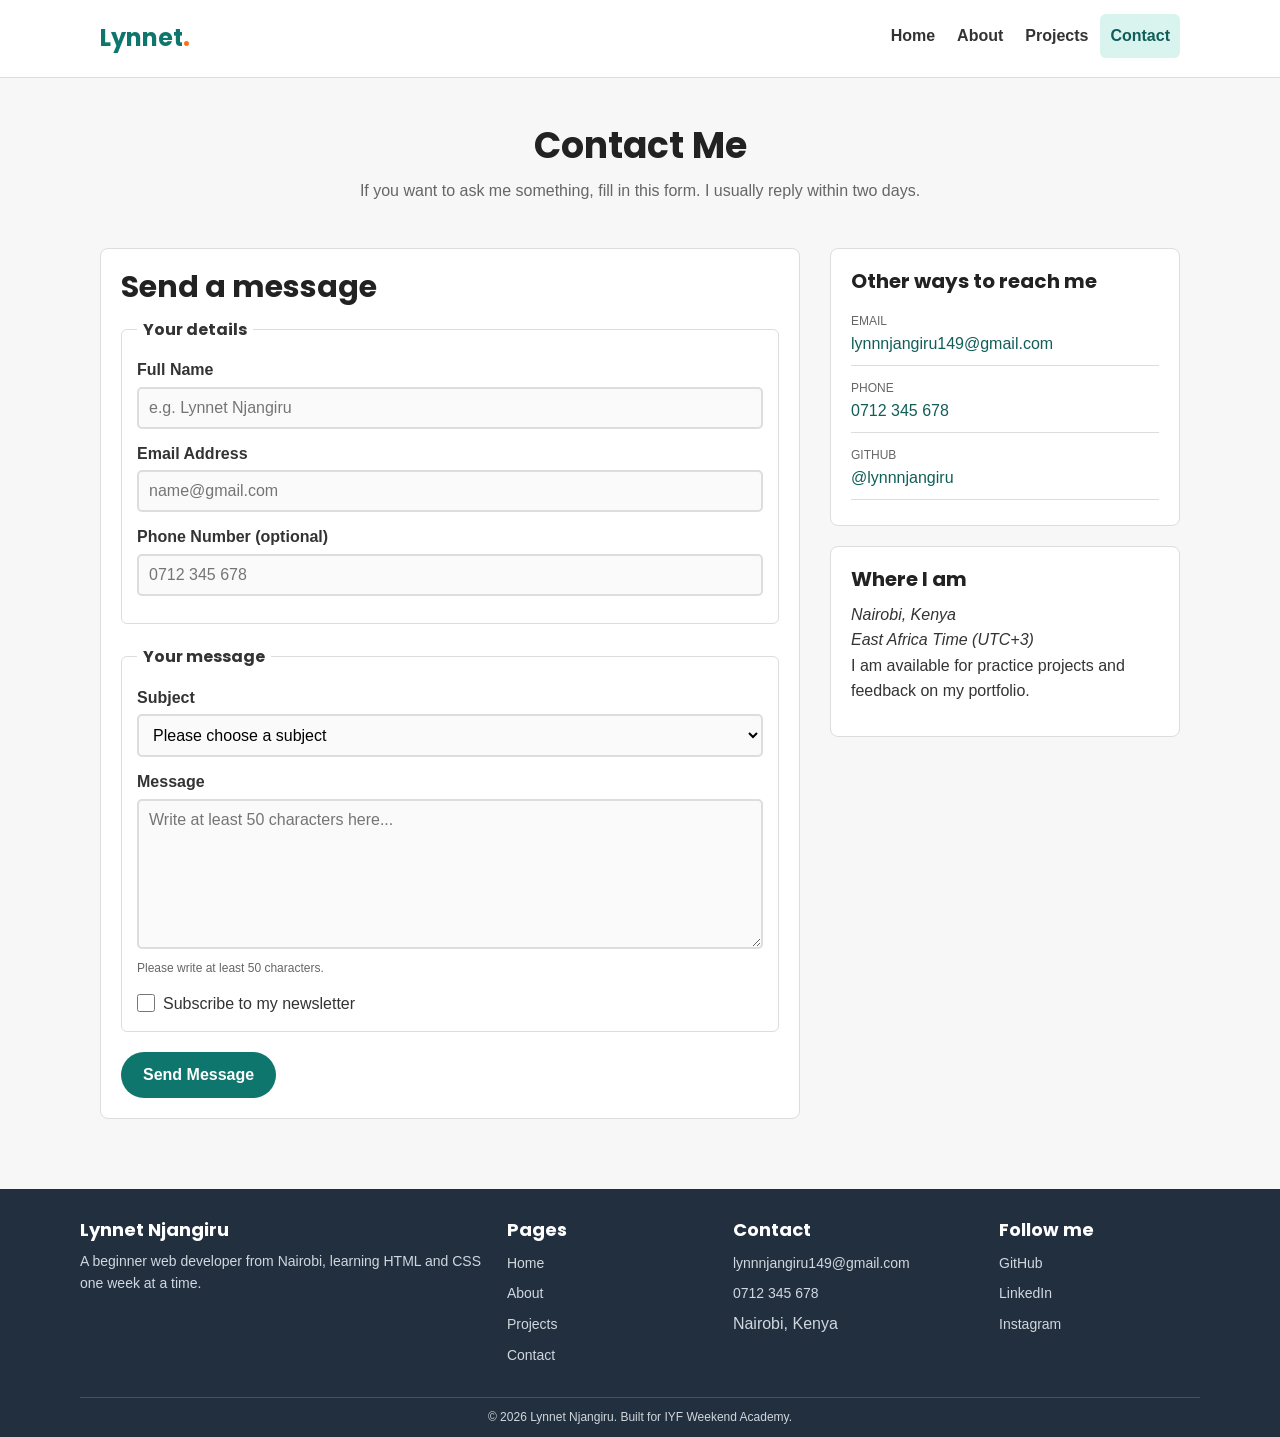
<file: contact.html>
<!DOCTYPE html>
<html lang="en">
<head>
    <meta charset="UTF-8">
    <meta name="viewport" content="width=device-width, initial-scale=1.0">
    <title>Lynnet Njangiru - Contact</title>

    <link rel="preconnect" href="https://fonts.googleapis.com">
    <link rel="preconnect" href="https://fonts.gstatic.com" crossorigin>
    <link href="https://fonts.googleapis.com/css2?family=Poppins:wght@400;600;700&display=swap" rel="stylesheet">

    <link rel="stylesheet" href="styles.css">
</head>
<body>

    <header class="site-header">
        <div class="header-inner">
            <a class="logo" href="index.html">Lynnet<span>.</span></a>

            <input type="checkbox" id="menu-toggle" class="menu-toggle">
            <label for="menu-toggle" class="menu-button">&#9776; Menu</label>

            <nav class="site-nav" aria-label="Main navigation">
                <ul>
                    <li><a href="index.html">Home</a></li>
                    <li><a href="about.html">About</a></li>
                    <li><a href="projects.html">Projects</a></li>
                    <li><a href="contact.html" class="active">Contact</a></li>
                </ul>
            </nav>
        </div>
    </header>

    <main id="main-content">

        <section class="page-header">
            <h1>Contact Me</h1>
            <p>
                If you want to ask me something, fill in this form. I usually
                reply within two days.
            </p>
        </section>

        <section class="section">
            <div class="contact-layout">

                <div class="form-card">
                    <h2 class="section-title">Send a message</h2>

                    <form action="#" method="post">
                        <fieldset>
                            <legend>Your details</legend>

                            <div class="form-field">
                                <label for="full-name">Full Name</label>
                                <input type="text" id="full-name" name="fullName" placeholder="e.g. Lynnet Njangiru" required>
                            </div>

                            <div class="form-field">
                                <label for="email">Email Address</label>
                                <input type="email" id="email" name="email" placeholder="name@gmail.com" required>
                            </div>

                            <div class="form-field">
                                <label for="phone">Phone Number (optional)</label>
                                <input type="tel" id="phone" name="phone" placeholder="0712 345 678">
                            </div>
                        </fieldset>

                        <fieldset>
                            <legend>Your message</legend>

                            <div class="form-field">
                                <label for="subject">Subject</label>
                                <select id="subject" name="subject" required>
                                    <option value="">Please choose a subject</option>
                                    <option value="question">A question about my work</option>
                                    <option value="feedback">Feedback on my website</option>
                                    <option value="hello">Just saying hello</option>
                                </select>
                            </div>

                            <div class="form-field">
                                <label for="message">Message</label>
                                <textarea id="message" name="message" rows="7"
                                    placeholder="Write at least 50 characters here..."
                                    minlength="50" required></textarea>
                                <p class="form-help">Please write at least 50 characters.</p>
                            </div>

                            <div class="checkbox-field">
                                <input type="checkbox" id="newsletter" name="newsletter">
                                <label for="newsletter">Subscribe to my newsletter</label>
                            </div>
                        </fieldset>

                        <button class="button" type="submit">Send Message</button>
                    </form>
                </div>

                <aside class="contact-side">
                    <div class="side-card">
                        <h2>Other ways to reach me</h2>
                        <ul class="contact-list">
                            <li>
                                <span>Email</span>
                                <a href="mailto:lynnnjangiru149@gmail.com">lynnnjangiru149@gmail.com</a>
                            </li>
                            <li>
                                <span>Phone</span>
                                <a href="tel:+254712345678">0712 345 678</a>
                            </li>
                            <li>
                                <span>GitHub</span>
                                <a href="https://github.com/lynnnjangiru">@lynnnjangiru</a>
                            </li>
                        </ul>
                    </div>

                    <div class="side-card">
                        <h2>Where I am</h2>
                        <address>
                            Nairobi, Kenya<br>
                            East Africa Time (UTC+3)
                        </address>
                        <p>
                            I am available for practice projects and feedback on
                            my portfolio.
                        </p>
                    </div>
                </aside>

            </div>
        </section>

    </main>

    <footer class="site-footer">
        <div class="footer-columns">
            <div>
                <h2 class="footer-title">Lynnet Njangiru</h2>
                <p>
                    A beginner web developer from Nairobi, learning HTML and CSS
                    one week at a time.
                </p>
            </div>

            <div>
                <h2 class="footer-title">Pages</h2>
                <ul class="footer-links">
                    <li><a href="index.html">Home</a></li>
                    <li><a href="about.html">About</a></li>
                    <li><a href="projects.html">Projects</a></li>
                    <li><a href="contact.html">Contact</a></li>
                </ul>
            </div>

            <div>
                <h2 class="footer-title">Contact</h2>
                <ul class="footer-links">
                    <li><a href="mailto:lynnnjangiru149@gmail.com">lynnnjangiru149@gmail.com</a></li>
                    <li><a href="tel:+254712345678">0712 345 678</a></li>
                    <li>Nairobi, Kenya</li>
                </ul>
            </div>

            <div>
                <h2 class="footer-title">Follow me</h2>
                <ul class="footer-links">
                    <li><a href="https://github.com/lynnnjangiru">GitHub</a></li>
                    <li><a href="https://www.linkedin.com">LinkedIn</a></li>
                    <li><a href="https://www.instagram.com">Instagram</a></li>
                </ul>
            </div>
        </div>

        <div class="footer-bottom">
            <p>&copy; 2026 Lynnet Njangiru. Built for IYF Weekend Academy.</p>
        </div>
    </footer>

</body>
</html>
</file>
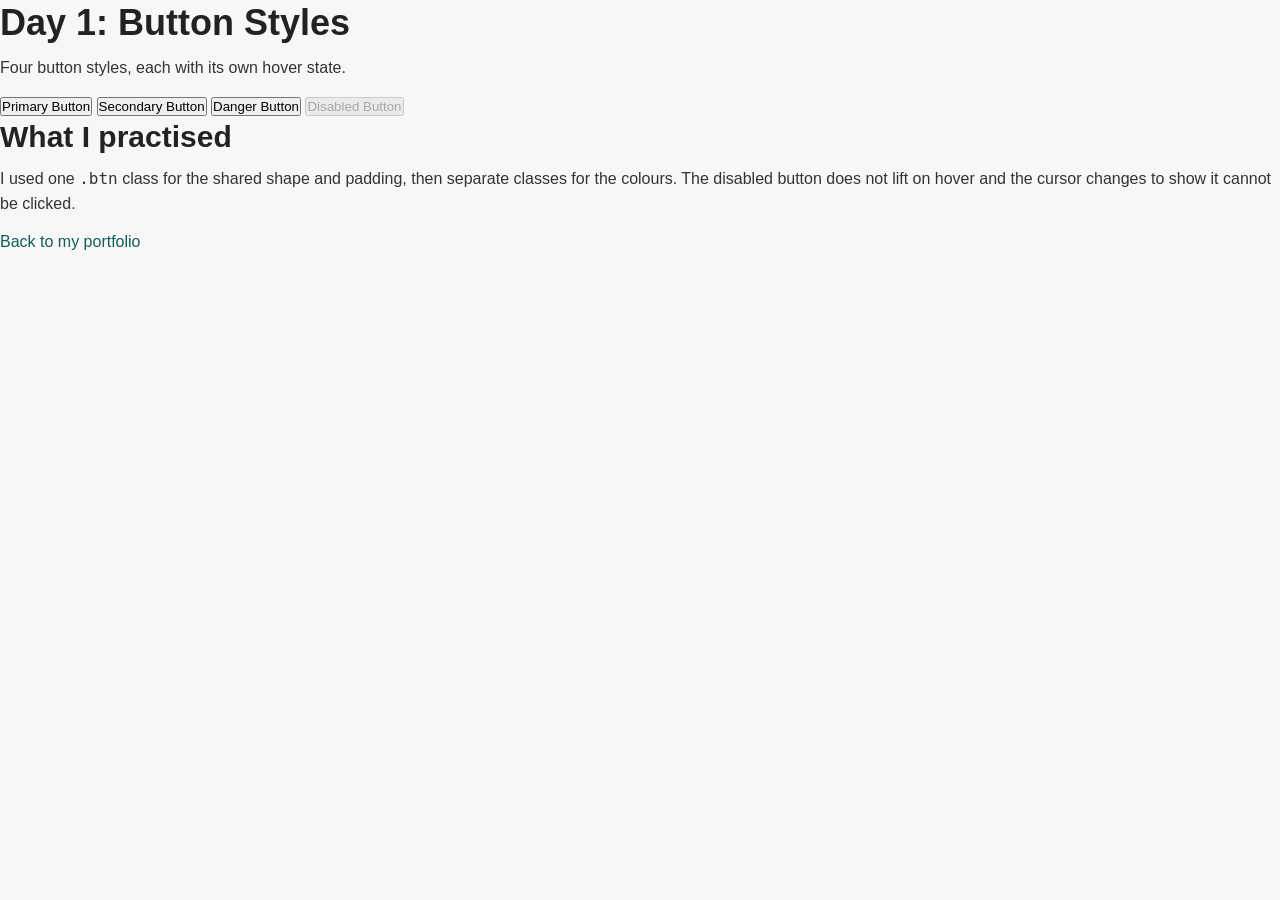
<file: day-1-buttons.html>
<!DOCTYPE html>
<html lang="en">
<head>
    <meta charset="UTF-8">
    <meta name="viewport" content="width=device-width, initial-scale=1.0">
    <title>Daily Challenge 1 - Button Styles</title>
    <link rel="stylesheet" href="styles.css">
</head>
<body>

    <main class="challenge-page">
        <h1>Day 1: Button Styles</h1>
        <p>Four button styles, each with its own hover state.</p>

        <div class="button-row">
            <button class="btn btn-primary" type="button">Primary Button</button>
            <button class="btn btn-secondary" type="button">Secondary Button</button>
            <button class="btn btn-danger" type="button">Danger Button</button>
            <button class="btn btn-disabled" type="button" disabled>Disabled Button</button>
        </div>

        <h2>What I practised</h2>
        <p>
            I used one <code>.btn</code> class for the shared shape and padding,
            then separate classes for the colours. The disabled button does not
            lift on hover and the cursor changes to show it cannot be clicked.
        </p>

        <a class="back-link" href="../index.html">Back to my portfolio</a>
    </main>

</body>
</html>
</file>
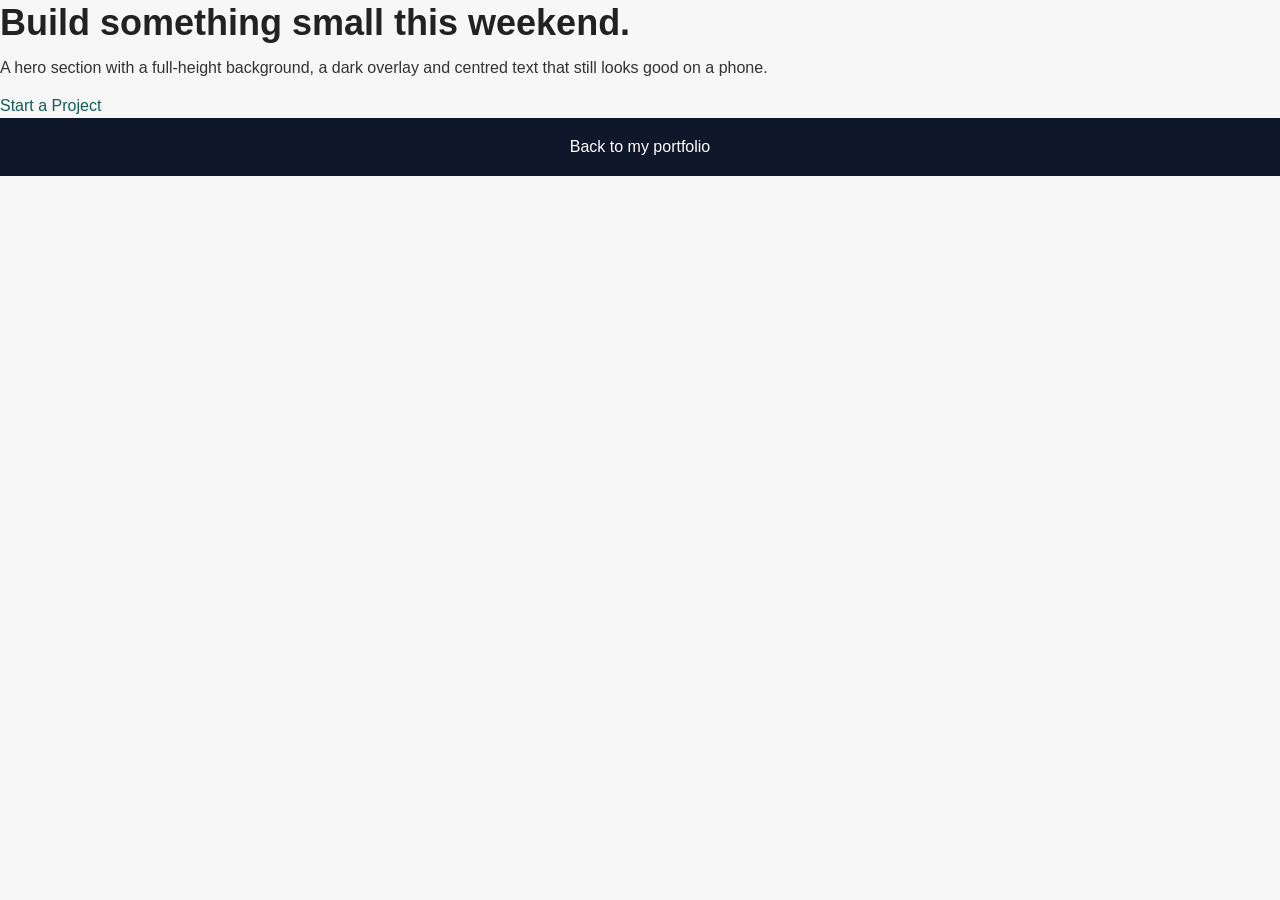
<file: day-3-hero.html>
<!DOCTYPE html>
<html lang="en">
<head>
    <meta charset="UTF-8">
    <meta name="viewport" content="width=device-width, initial-scale=1.0">
    <title>Daily Challenge 3 - Hero Section</title>
    <link rel="stylesheet" href="styles.css">
</head>
<body>

    <section class="hero-demo">
        <div class="hero-content">
            <h1>Build something small this weekend.</h1>
            <p>
                A hero section with a full-height background, a dark overlay and
                centred text that still looks good on a phone.
            </p>
            <a class="hero-button" href="#">Start a Project</a>
        </div>
    </section>

    <a class="back-link" href="../index.html" style="display: block; padding: 16px; background-color: #0f172a; color: #ffffff; text-align: center;">Back to my portfolio</a>

</body>
</html>
</file>
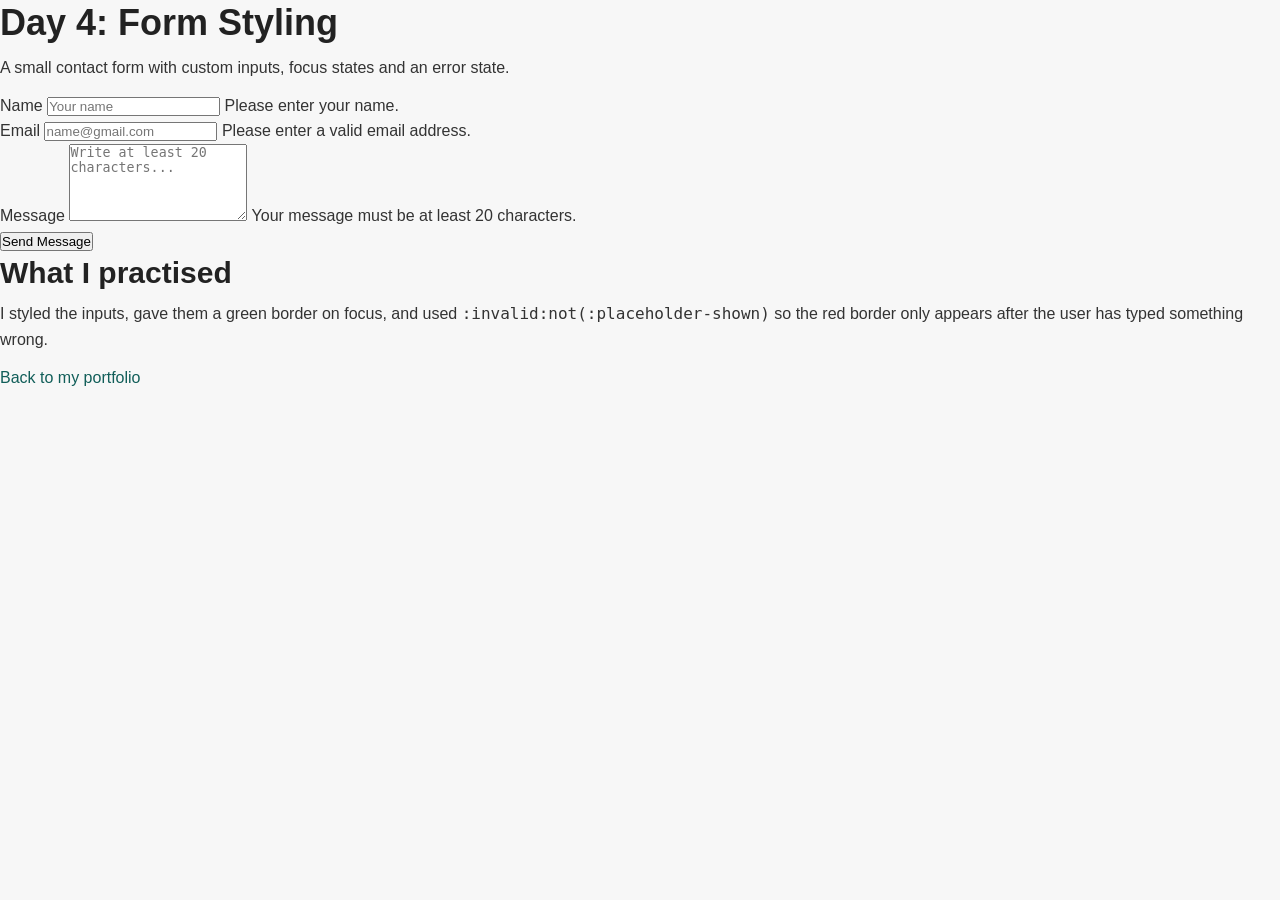
<file: day-4-form.html>
<!DOCTYPE html>
<html lang="en">
<head>
    <meta charset="UTF-8">
    <meta name="viewport" content="width=device-width, initial-scale=1.0">
    <title>Daily Challenge 4 - Form Styling</title>
    <link rel="stylesheet" href="styles.css">
</head>
<body>

    <main class="challenge-page">
        <h1>Day 4: Form Styling</h1>
        <p>A small contact form with custom inputs, focus states and an error state.</p>

        <form class="form-demo" action="#" method="post">
            <div class="field">
                <label for="demo-name">Name</label>
                <input type="text" id="demo-name" name="name" placeholder="Your name" required>
                <span class="error-text">Please enter your name.</span>
            </div>

            <div class="field">
                <label for="demo-email">Email</label>
                <input type="email" id="demo-email" name="email" placeholder="name@gmail.com" required>
                <span class="error-text">Please enter a valid email address.</span>
            </div>

            <div class="field">
                <label for="demo-message">Message</label>
                <textarea id="demo-message" name="message" rows="5" placeholder="Write at least 20 characters..." minlength="20" required></textarea>
                <span class="error-text">Your message must be at least 20 characters.</span>
            </div>

            <button type="submit">Send Message</button>
        </form>

        <h2>What I practised</h2>
        <p>
            I styled the inputs, gave them a green border on focus, and used
            <code>:invalid:not(:placeholder-shown)</code> so the red border only
            appears after the user has typed something wrong.
        </p>

        <a class="back-link" href="../index.html">Back to my portfolio</a>
    </main>

</body>
</html>
</file>
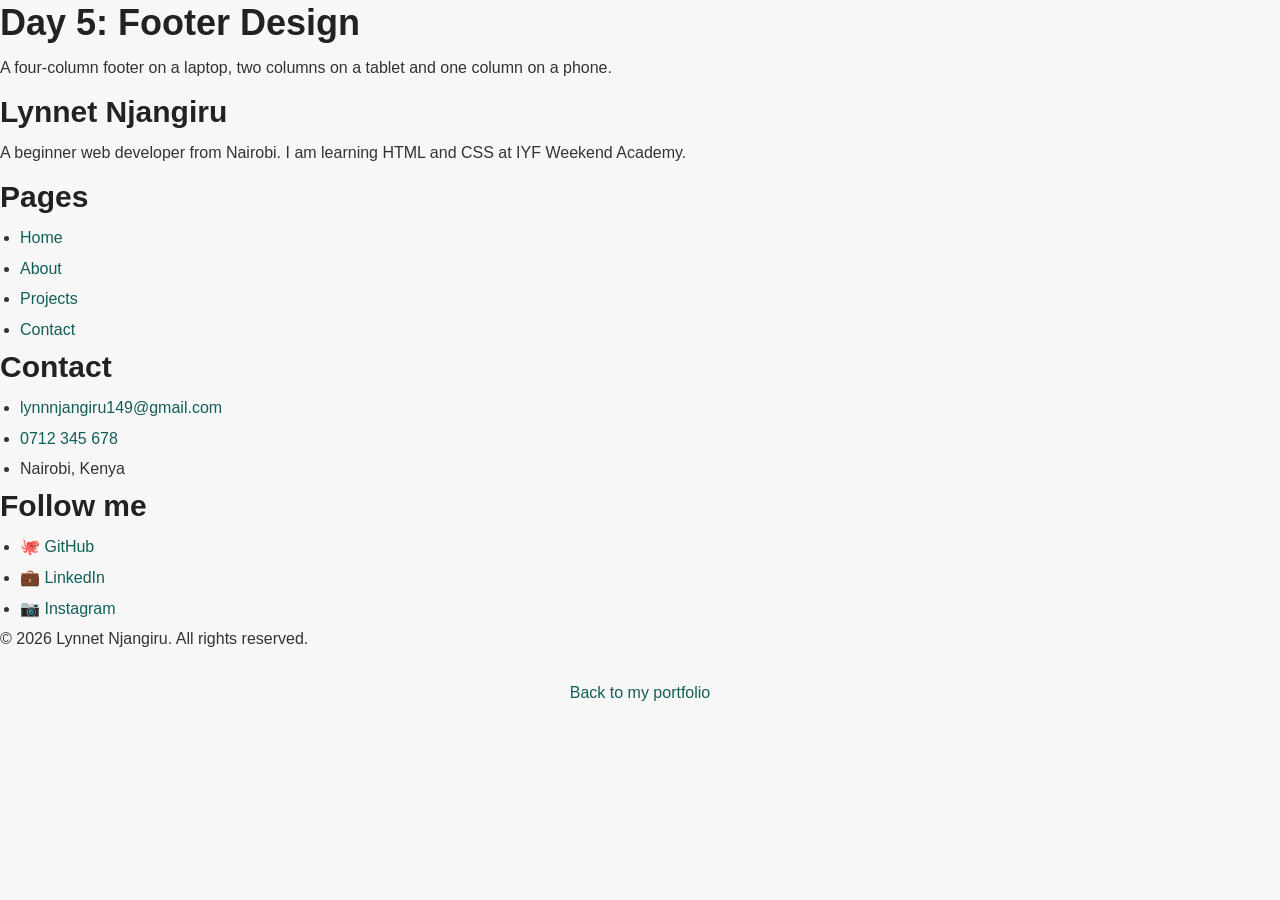
<file: day-5-footer.html>
<!DOCTYPE html>
<html lang="en">
<head>
    <meta charset="UTF-8">
    <meta name="viewport" content="width=device-width, initial-scale=1.0">
    <title>Daily Challenge 5 - Footer Design</title>
    <link rel="stylesheet" href="styles.css">
</head>
<body>

    <main class="challenge-page">
        <h1>Day 5: Footer Design</h1>
        <p>
            A four-column footer on a laptop, two columns on a tablet and one
            column on a phone.
        </p>
    </main>

    <footer class="footer-demo">
        <div class="footer-grid">
            <div class="footer-col">
                <h2>Lynnet Njangiru</h2>
                <p>
                    A beginner web developer from Nairobi. I am learning HTML and
                    CSS at IYF Weekend Academy.
                </p>
            </div>

            <div class="footer-col">
                <h2>Pages</h2>
                <ul>
                    <li><a href="../index.html">Home</a></li>
                    <li><a href="../about.html">About</a></li>
                    <li><a href="../projects.html">Projects</a></li>
                    <li><a href="../contact.html">Contact</a></li>
                </ul>
            </div>

            <div class="footer-col">
                <h2>Contact</h2>
                <ul>
                    <li><a href="mailto:lynnnjangiru149@gmail.com">lynnnjangiru149@gmail.com</a></li>
                    <li><a href="tel:+254712345678">0712 345 678</a></li>
                    <li>Nairobi, Kenya</li>
                </ul>
            </div>

            <div class="footer-col">
                <h2>Follow me</h2>
                <ul>
                    <li><a href="https://github.com/lynnnjangiru">&#128025; GitHub</a></li>
                    <li><a href="https://www.linkedin.com">&#128188; LinkedIn</a></li>
                    <li><a href="https://www.instagram.com">&#128247; Instagram</a></li>
                </ul>
            </div>
        </div>

        <p class="footer-copy">&copy; 2026 Lynnet Njangiru. All rights reserved.</p>
    </footer>

    <p style="text-align: center; padding: 16px;">
        <a class="back-link" href="../index.html">Back to my portfolio</a>
    </p>

</body>
</html>
</file>
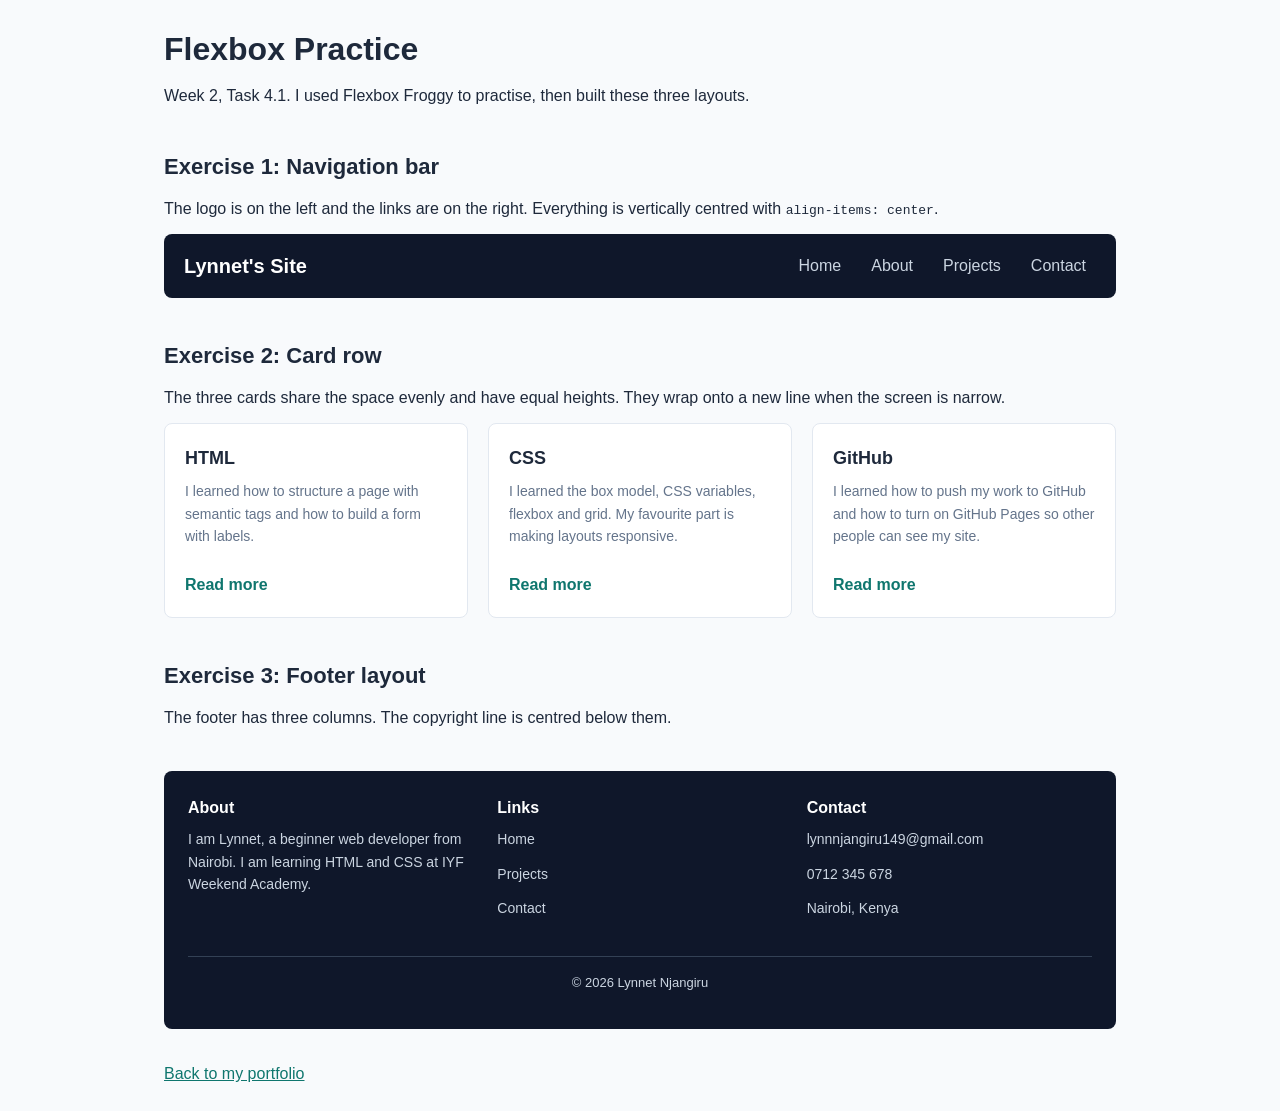
<file: flexbox-practice.html>
<!DOCTYPE html>
<html lang="en">
<head>
    <meta charset="UTF-8">
    <meta name="viewport" content="width=device-width, initial-scale=1.0">
    <title>Flexbox Practice</title>
    <style>
        * {
            margin: 0;
            padding: 0;
            box-sizing: border-box;
        }

        body {
            font-family: Arial, sans-serif;
            line-height: 1.6;
            color: #1e293b;
            background-color: #f8fafc;
        }

        .page {
            max-width: 1000px;
            margin: 0 auto;
            padding: 24px;
        }

        h1 {
            margin-bottom: 8px;
            font-size: 32px;
        }

        h2 {
            margin-top: 40px;
            margin-bottom: 12px;
            font-size: 22px;
        }

        p {
            margin-bottom: 12px;
        }

        /* ---------- Exercise 1: navigation bar ---------- */
        .navbar {
            display: flex;
            flex-wrap: wrap;
            align-items: center;
            justify-content: space-between;
            gap: 12px;
            padding: 16px 20px;
            background-color: #0f172a;
            border-radius: 8px;
        }

        .navbar .brand {
            color: #ffffff;
            font-size: 20px;
            font-weight: bold;
            text-decoration: none;
        }

        .nav-links {
            display: flex;
            flex-wrap: wrap;
            align-items: center;
            gap: 10px;
            list-style: none;
        }

        .nav-links a {
            padding: 6px 10px;
            border-radius: 4px;
            color: #cbd5e1;
            text-decoration: none;
        }

        .nav-links a:hover {
            background-color: #334155;
            color: #ffffff;
        }

        /* ---------- Exercise 2: card row ---------- */
        .card-row {
            display: flex;
            flex-wrap: wrap;
            gap: 20px;
            margin-top: 12px;
        }

        .card {
            /* flex: 1 makes the cards share the row evenly */
            flex: 1 1 240px;
            display: flex;
            flex-direction: column;
            padding: 20px;
            background-color: #ffffff;
            border: 1px solid #e2e8f0;
            border-radius: 8px;
        }

        .card h3 {
            margin-bottom: 8px;
            font-size: 18px;
        }

        .card p {
            color: #64748b;
            font-size: 14px;
        }

        .card a {
            margin-top: auto;
            padding-top: 12px;
            color: #0f766e;
            font-weight: bold;
            text-decoration: none;
        }

        /* ---------- Exercise 3: footer ---------- */
        .footer {
            margin-top: 40px;
            padding: 24px;
            background-color: #0f172a;
            color: #cbd5e1;
            border-radius: 8px;
        }

        .footer-columns {
            display: flex;
            flex-wrap: wrap;
            gap: 24px;
        }

        .footer-column {
            flex: 1 1 200px;
        }

        .footer-column h3 {
            margin-bottom: 8px;
            color: #ffffff;
            font-size: 16px;
        }

        .footer-column p,
        .footer-column a {
            color: #cbd5e1;
            font-size: 14px;
            text-decoration: none;
        }

        .footer-column a:hover {
            color: #ffffff;
            text-decoration: underline;
        }

        .copyright {
            margin-top: 24px;
            padding-top: 16px;
            border-top: 1px solid #334155;
            text-align: center;
            font-size: 13px;
        }

        .back-link {
            display: inline-block;
            margin-top: 32px;
            color: #0f766e;
        }
    </style>
</head>
<body>

    <div class="page">
        <h1>Flexbox Practice</h1>
        <p>
            Week 2, Task 4.1. I used Flexbox Froggy to practise, then built these
            three layouts.
        </p>

        <h2>Exercise 1: Navigation bar</h2>
        <p>
            The logo is on the left and the links are on the right. Everything is
            vertically centred with <code>align-items: center</code>.
        </p>

        <nav class="navbar" aria-label="Practice navigation">
            <a class="brand" href="#">Lynnet's Site</a>
            <ul class="nav-links">
                <li><a href="#">Home</a></li>
                <li><a href="#">About</a></li>
                <li><a href="#">Projects</a></li>
                <li><a href="#">Contact</a></li>
            </ul>
        </nav>

        <h2>Exercise 2: Card row</h2>
        <p>
            The three cards share the space evenly and have equal heights. They
            wrap onto a new line when the screen is narrow.
        </p>

        <div class="card-row">
            <div class="card">
                <h3>HTML</h3>
                <p>
                    I learned how to structure a page with semantic tags and how
                    to build a form with labels.
                </p>
                <a href="#">Read more</a>
            </div>

            <div class="card">
                <h3>CSS</h3>
                <p>
                    I learned the box model, CSS variables, flexbox and grid. My
                    favourite part is making layouts responsive.
                </p>
                <a href="#">Read more</a>
            </div>

            <div class="card">
                <h3>GitHub</h3>
                <p>
                    I learned how to push my work to GitHub and how to turn on
                    GitHub Pages so other people can see my site.
                </p>
                <a href="#">Read more</a>
            </div>
        </div>

        <h2>Exercise 3: Footer layout</h2>
        <p>
            The footer has three columns. The copyright line is centred below
            them.
        </p>

        <footer class="footer">
            <div class="footer-columns">
                <div class="footer-column">
                    <h3>About</h3>
                    <p>
                        I am Lynnet, a beginner web developer from Nairobi. I am
                        learning HTML and CSS at IYF Weekend Academy.
                    </p>
                </div>

                <div class="footer-column">
                    <h3>Links</h3>
                    <p><a href="#">Home</a></p>
                    <p><a href="#">Projects</a></p>
                    <p><a href="#">Contact</a></p>
                </div>

                <div class="footer-column">
                    <h3>Contact</h3>
                    <p><a href="mailto:lynnnjangiru149@gmail.com">lynnnjangiru149@gmail.com</a></p>
                    <p><a href="tel:+254712345678">0712 345 678</a></p>
                    <p>Nairobi, Kenya</p>
                </div>
            </div>

            <p class="copyright">&copy; 2026 Lynnet Njangiru</p>
        </footer>

        <a class="back-link" href="index.html">Back to my portfolio</a>
    </div>

</body>
</html>
</file>
<file: styles.css>
/* Lynnet Njangiru - Week 2 portfolio styles */

/* Colours and font sizes */
:root {
    --font-xs: 0.75rem;
    --font-sm: 0.875rem;
    --font-base: 1rem;
    --font-lg: 1.125rem;
    --font-xl: 1.25rem;
    --font-2xl: 1.5rem;
    --font-3xl: 1.875rem;
    --font-4xl: 2.25rem;

    /* I tried #0e6b63 first but it looked too dark on my laptop */
    --color-primary: #0f766e;
    --color-primary-light: #d9f3ef;
    --color-primary-dark: #115e59;
    --color-secondary: #f97316;
    --color-background: #f7f7f7;
    --color-surface: #ffffff;
    --color-text: #333333;
    --color-muted: #666666;
    --color-border: #dddddd;
    --color-danger: #dc2626;
}

/* Reset */
* {
    margin: 0;
    padding: 0;
    box-sizing: border-box;
}

body {
    font-family: Arial, Helvetica, sans-serif;
    font-size: 16px;
    line-height: 1.6;
    color: var(--color-text);
    background-color: var(--color-background);
}

img {
    display: block;
    max-width: 100%;
    height: auto;
}

a {
    color: var(--color-primary-dark);
    text-decoration: none;
}

a:hover {
    color: var(--color-secondary);
}

h1,
h2,
h3,
h4,
h5,
h6 {
    font-family: "Poppins", Arial, sans-serif;
    line-height: 1.25;
    margin-bottom: 10px;
    color: #222222;
}

h1 {
    font-size: var(--font-4xl);
}

h2 {
    font-size: var(--font-3xl);
}

h3 {
    font-size: var(--font-2xl);
}

h4 {
    font-size: var(--font-lg);
}

h5 {
    font-size: var(--font-base);
}

h6 {
    font-size: var(--font-sm);
}

p {
    margin-bottom: 12px;
}

ul,
ol {
    padding-left: 20px;
}

li {
    margin-bottom: 5px;
}

a:focus,
button:focus,
input:focus,
select:focus,
textarea:focus {
    outline: 3px solid var(--color-secondary);
    outline-offset: 2px;
}

/* Header and menu */
.site-header {
    position: sticky;
    top: 0;
    z-index: 10;
    background-color: #ffffff;
    border-bottom: 1px solid var(--color-border);
}

.header-inner {
    max-width: 1120px;
    margin: 0 auto;
    padding: 14px 20px;
    display: flex;
    flex-wrap: wrap;
    align-items: center;
    justify-content: space-between;
    gap: 10px;
}

.logo {
    font-family: "Poppins", Arial, sans-serif;
    font-size: 24px;
    font-weight: bold;
    color: var(--color-primary);
}

.logo span {
    color: var(--color-secondary);
}

.menu-toggle {
    position: absolute;
    opacity: 0;
    width: 1px;
    height: 1px;
}

.menu-button {
    padding: 8px 14px;
    border: 2px solid var(--color-primary);
    border-radius: 20px;
    color: var(--color-primary);
    font-weight: bold;
    cursor: pointer;
}

.site-nav {
    display: none;
    flex-basis: 100%;
}

.menu-toggle:checked ~ .site-nav {
    display: block;
}

.site-nav ul {
    display: flex;
    flex-direction: column;
    gap: 2px;
    padding: 8px 0;
    list-style: none;
}

.site-nav a {
    display: block;
    padding: 9px 10px;
    border-radius: 6px;
    color: var(--color-text);
    font-weight: bold;
}

.site-nav a:hover {
    background-color: var(--color-primary-light);
    color: var(--color-primary-dark);
}

.site-nav a.active {
    background-color: var(--color-primary-light);
    color: var(--color-primary-dark);
}

/* Buttons */
.button {
    display: inline-block;
    padding: 12px 20px;
    border: 2px solid transparent;
    border-radius: 25px;
    background-color: var(--color-primary);
    color: #ffffff;
    font-size: 16px;
    font-weight: bold;
    text-align: center;
    cursor: pointer;
    transition: background-color 0.2s;
}

.button:hover {
    background-color: var(--color-primary-dark);
    color: #ffffff;
}

.button-secondary {
    background-color: transparent;
    border-color: var(--color-primary);
    color: var(--color-primary-dark);
}

.button-secondary:hover {
    background-color: var(--color-primary-light);
    color: var(--color-primary-dark);
}

.text-link {
    font-weight: bold;
    text-decoration: underline;
}

/* Shared layout */
.hero,
.section,
.page-header {
    max-width: 1120px;
    margin: 0 auto;
    padding-left: 20px;
    padding-right: 20px;
}

.hero {
    display: grid;
    gap: 30px;
    padding-top: 50px;
    padding-bottom: 50px;
    align-items: center;
}

.eyebrow {
    margin-bottom: 5px;
    color: var(--color-secondary);
    font-size: var(--font-sm);
    font-weight: bold;
    text-transform: uppercase;
}

.tagline {
    font-size: var(--font-lg);
    color: var(--color-muted);
}

.hero-actions {
    display: flex;
    flex-wrap: wrap;
    gap: 10px;
    margin-top: 20px;
}

.hero-image img {
    width: 200px;
    height: 200px;
    margin: 0 auto;
    border: 6px solid var(--color-primary-light);
    border-radius: 50%;
}

.section {
    padding-top: 30px;
    padding-bottom: 30px;
}

.section-tinted {
    background-color: var(--color-primary-light);
    border-radius: 8px;
    padding: 30px 20px;
    margin-top: 25px;
    margin-bottom: 25px;
}

.section-title {
    margin-bottom: 10px;
}

.section-intro {
    max-width: 600px;
    margin-bottom: 20px;
    color: var(--color-muted);
}

.page-header {
    padding-top: 45px;
    padding-bottom: 15px;
    text-align: center;
}

.page-header p {
    max-width: 650px;
    margin: 0 auto;
    color: var(--color-muted);
}

.two-column {
    display: grid;
    gap: 30px;
}

/* Cards */
.card-grid {
    display: grid;
    grid-template-columns: 1fr;
    gap: 20px;
}

.card {
    display: flex;
    flex-direction: column;
    overflow: hidden;
    background-color: #ffffff;
    border: 1px solid var(--color-border);
    border-radius: 8px;
}

.card:hover {
    box-shadow: 0 8px 18px rgba(0, 0, 0, 0.1);
}

.card img {
    width: 100%;
    height: 180px;
    object-fit: cover;
}

.card-body {
    display: flex;
    flex: 1;
    flex-direction: column;
    gap: 8px;
    padding: 20px;
}

.card-body h2,
.card-body h3 {
    font-size: var(--font-xl);
}

.card-body .button {
    align-self: flex-start;
    margin-top: auto;
}

.tag-list {
    display: flex;
    flex-wrap: wrap;
    gap: 5px;
}

.tag {
    padding: 2px 8px;
    border-radius: 10px;
    background-color: var(--color-primary-light);
    color: var(--color-primary-dark);
    font-size: var(--font-xs);
    font-weight: bold;
}

.side-card {
    padding: 20px;
    background-color: #ffffff;
    border: 1px solid var(--color-border);
    border-radius: 8px;
}

.side-card img {
    width: 130px;
    height: 130px;
    margin: 0 auto 15px;
    border-radius: 50%;
}

.side-card h2 {
    font-size: var(--font-xl);
}

/* About page */
.skills-grid {
    display: grid;
    grid-template-columns: 1fr;
    gap: 15px;
}

.skill {
    padding: 15px;
    background-color: #ffffff;
    border: 1px solid var(--color-border);
    border-radius: 8px;
}

.skill p {
    color: var(--color-muted);
    font-size: var(--font-sm);
}

.skill-bar {
    height: 8px;
    margin-top: 8px;
    border-radius: 5px;
    background-color: var(--color-border);
}

.skill-bar span {
    display: block;
    height: 100%;
    border-radius: 5px;
    background-color: var(--color-primary);
}

.timeline {
    padding-left: 20px;
    border-left: 3px solid var(--color-primary);
    list-style: none;
}

.timeline li {
    margin-bottom: 20px;
    padding-left: 10px;
}

/* Contact page */
.contact-layout {
    display: grid;
    gap: 30px;
}

.form-card {
    padding: 20px;
    background-color: #ffffff;
    border: 1px solid var(--color-border);
    border-radius: 8px;
}

fieldset {
    margin-bottom: 20px;
    padding: 15px;
    border: 1px solid var(--color-border);
    border-radius: 6px;
}

legend {
    padding: 0 6px;
    font-family: "Poppins", Arial, sans-serif;
    font-weight: bold;
}

.form-field {
    margin-bottom: 12px;
}

.form-field label {
    display: block;
    margin-bottom: 4px;
    font-weight: bold;
}

.form-field input,
.form-field select,
.form-field textarea {
    width: 100%;
    padding: 10px;
    border: 2px solid var(--color-border);
    border-radius: 5px;
    background-color: #fafafa;
    font-family: Arial, Helvetica, sans-serif;
    font-size: 16px;
}

.form-field textarea {
    resize: vertical;
}

.form-field input:focus,
.form-field select:focus,
.form-field textarea:focus {
    border-color: var(--color-primary);
    background-color: #ffffff;
}

.form-field input:invalid:not(:placeholder-shown),
.form-field textarea:invalid:not(:placeholder-shown) {
    border-color: var(--color-danger);
}

.form-help {
    margin-top: 3px;
    color: var(--color-muted);
    font-size: var(--font-xs);
}

.checkbox-field {
    display: flex;
    align-items: center;
    gap: 8px;
}

.checkbox-field input {
    width: 18px;
    height: 18px;
}

.checkbox-field label {
    margin: 0;
}

.contact-side {
    display: grid;
    gap: 20px;
    align-content: start;
}

.contact-list {
    padding: 0;
    list-style: none;
}

.contact-list li {
    padding: 8px 0;
    border-bottom: 1px solid var(--color-border);
}

.contact-list span {
    display: block;
    color: var(--color-muted);
    font-size: var(--font-xs);
    text-transform: uppercase;
}

/* Footer */
.site-footer {
    margin-top: 40px;
    padding: 30px 20px 10px;
    background-color: #222f3e;
    color: #d0d7de;
}

.footer-columns {
    display: grid;
    grid-template-columns: 1fr;
    gap: 25px;
    max-width: 1120px;
    margin: 0 auto;
}

.footer-title {
    margin-bottom: 8px;
    color: #ffffff;
    font-size: var(--font-lg);
}

.footer-columns p {
    font-size: var(--font-sm);
}

.footer-links {
    padding: 0;
    list-style: none;
}

.footer-links a {
    color: #d0d7de;
    font-size: var(--font-sm);
    overflow-wrap: break-word;
}

.footer-links a:hover {
    color: #ffffff;
    text-decoration: underline;
}

.footer-bottom {
    max-width: 1120px;
    margin: 25px auto 0;
    padding-top: 10px;
    border-top: 1px solid #44515f;
    text-align: center;
}

.footer-bottom p {
    margin: 0;
    font-size: var(--font-xs);
}

/* Tablet */
@media (min-width: 768px) {
    .menu-button {
        display: none;
    }

    .site-nav {
        display: block;
        flex-basis: auto;
    }

    .site-nav ul {
        flex-direction: row;
        padding: 0;
    }

    .card-grid {
        grid-template-columns: repeat(2, 1fr);
    }

    .skills-grid {
        grid-template-columns: repeat(2, 1fr);
    }

    .footer-columns {
        grid-template-columns: repeat(2, 1fr);
    }
}

/* Desktop */
@media (min-width: 1024px) {
    .hero {
        grid-template-columns: 2fr 1fr;
        min-height: 500px;
    }

    .hero-image img {
        width: 260px;
        height: 260px;
    }

    .two-column {
        grid-template-columns: 2fr 1fr;
        align-items: start;
    }

    .card-grid {
        grid-template-columns: repeat(3, 1fr);
    }

    .footer-columns {
        grid-template-columns: 2fr 1fr 1.2fr 1fr;
    }

    .contact-layout {
        grid-template-columns: 2fr 1fr;
    }
}

/* TODO: maybe try a dark mode after Week 7 */
</file>
